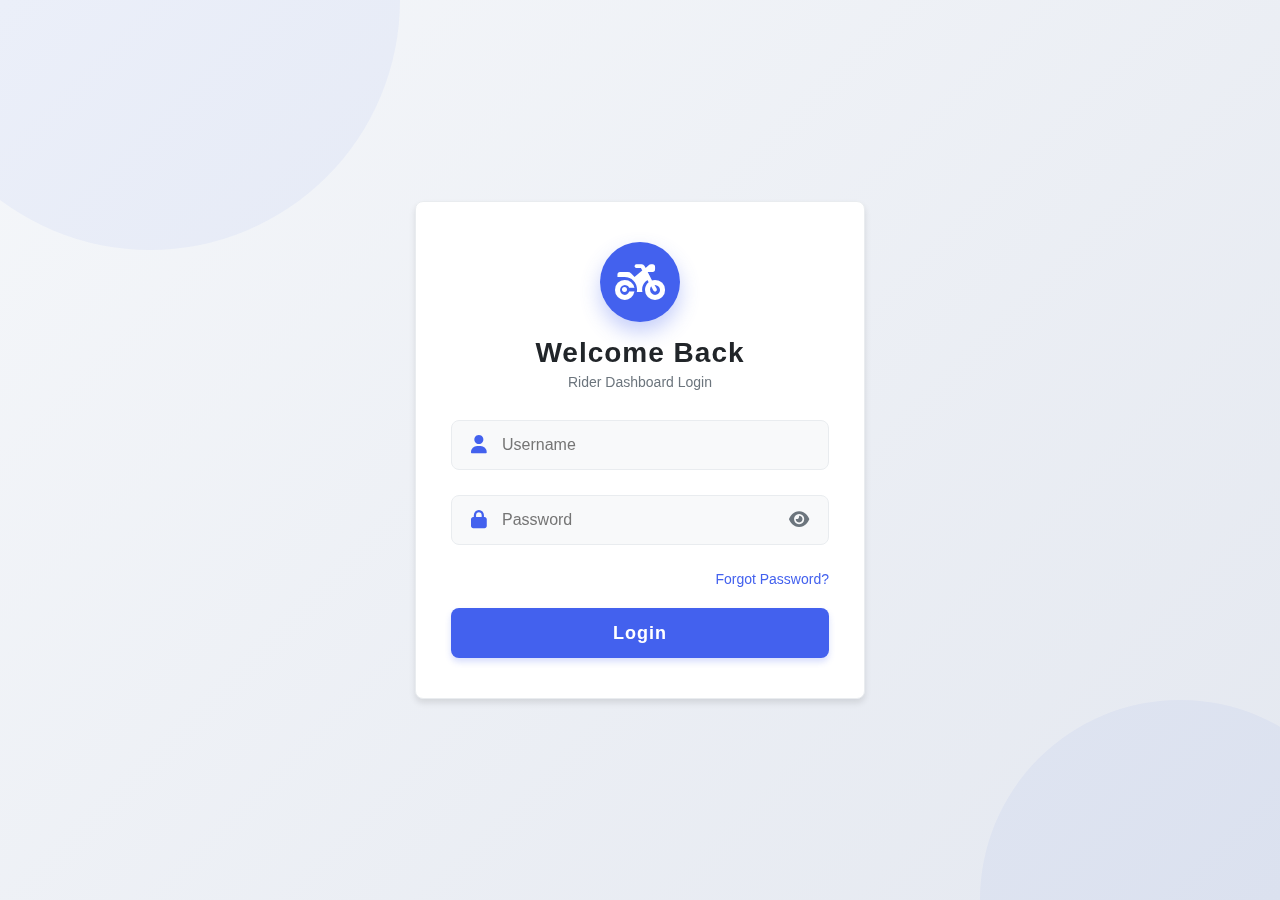
<file: frontend/index.html>
<!DOCTYPE html>
<html lang="en">

<head>
  <meta charset="UTF-8">
  <meta name="viewport" content="width=device-width, initial-scale=1.0">
  <title>Rider Login</title>
  <link rel="stylesheet" href="https://cdnjs.cloudflare.com/ajax/libs/font-awesome/6.4.0/css/all.min.css">
  <style>
    :root {
      --primary: #4361ee;
      --primary-dark: #3a56d4;
      --light: #f8f9fa;
      --dark: #212529;
      --gray: #6c757d;
      --light-gray: #e9ecef;
      --white: #ffffff;
      --border-radius: 8px;
      --box-shadow: 0 4px 6px rgba(0, 0, 0, 0.1);
      --transition: all 0.3s ease;
    }

    * {
      margin: 0;
      padding: 0;
      box-sizing: border-box;
      font-family: 'Segoe UI', Tahoma, Geneva, Verdana, sans-serif;
    }

    body {
      display: flex;
      justify-content: center;
      align-items: center;
      min-height: 100vh;
      background: linear-gradient(135deg, #f5f7fa 0%, #e4e8f0 100%);
      padding: 20px;
    }

    .background-shapes {
      position: fixed;
      top: 0;
      left: 0;
      width: 100%;
      height: 100%;
      z-index: -1;
    }

    .shape {
      position: absolute;
      border-radius: 50%;
      opacity: 0.05;
    }

    .shape-1 {
      width: 500px;
      height: 500px;
      background: var(--primary);
      top: -250px;
      left: -100px;
    }

    .shape-2 {
      width: 400px;
      height: 400px;
      background: var(--primary);
      bottom: -200px;
      right: -100px;
    }

    .container {
      width: 100%;
      max-width: 450px;
      perspective: 1000px;
    }

    .card {
      width: 100%;
      background: var(--white);
      border-radius: var(--border-radius);
      padding: 40px 35px;
      box-shadow: var(--box-shadow);
      border: 1px solid var(--light-gray);
      transform-style: preserve-3d;
      animation: cardEntrance 0.8s ease-out;
    }

    @keyframes cardEntrance {
      from {
        opacity: 0;
        transform: translateY(50px) rotateX(30deg);
      }

      to {
        opacity: 1;
        transform: translateY(0) rotateX(0);
      }
    }

    .logo {
      text-align: center;
      margin-bottom: 30px;
    }

    .logo i {
      font-size: 40px;
      color: var(--white);
      background: var(--primary);
      width: 80px;
      height: 80px;
      line-height: 80px;
      border-radius: 50%;
      box-shadow: 0 10px 20px rgba(67, 97, 238, 0.3);
    }

    .logo h1 {
      color: var(--dark);
      margin-top: 15px;
      font-weight: 600;
      font-size: 28px;
      letter-spacing: 1px;
    }

    .logo p {
      color: var(--gray);
      margin-top: 5px;
      font-size: 14px;
    }

    .input-group {
      position: relative;
      margin-bottom: 25px;
    }
/* Hide Edge's default eye icon */
    input::-ms-reveal {
      display: none;
    }

    /* Hide Chrome's default eye icon */
    input::-webkit-credentials-auto-fill-button {
      visibility: hidden;
      display: none !important;
      pointer-events: none;
      position: absolute;
      right: 0;
    }
    .input-group input {
      width: 100%;
      padding: 15px 50px;
      border: 1px solid var(--light-gray);
      background: var(--light);
      border-radius: var(--border-radius);
      outline: none;
      color: var(--dark);
      font-size: 16px;
      transition: var(--transition);
      height: 50px;
    }

    .input-group input:focus {
      border-color: var(--primary);
      box-shadow: 0 0 0 3px rgba(67, 97, 238, 0.2);
    }

    .input-icon {
      position: absolute;
      left: 20px;
      top: 50%;
      transform: translateY(-50%);
      color: var(--primary);
      font-size: 18px;
    }

    .toggle-password {
      position: absolute;
      right: 20px;
      top: 50%;
      transform: translateY(-50%);
      color: var(--gray);
      cursor: pointer;
      font-size: 18px;
      transition: var(--transition);
      border-radius: 50%;
      display: flex;
      align-items: center;
      justify-content: center;
    }

    .toggle-password:hover {
      background-color: rgba(67, 97, 238, 0.1);
      color: var(--primary);
    }

    button {
      width: 100%;
      padding: 15px;
      border: none;
      border-radius: var(--border-radius);
      background: var(--primary);
      color: var(--white);
      font-weight: 600;
      font-size: 18px;
      cursor: pointer;
      transition: var(--transition);
      box-shadow: 0 4px 6px rgba(67, 97, 238, 0.2);
      letter-spacing: 1px;
      height: 50px;
      display: flex;
      align-items: center;
      justify-content: center;
    }

    button:hover {
      transform: translateY(-3px);
      box-shadow: 0 8px 15px rgba(67, 97, 238, 0.3);
      background: var(--primary-dark);
    }

    .error {
      display: none;
      background: rgba(220, 53, 69, 0.1);
      color: #dc3545;
      padding: 12px;
      border-radius: var(--border-radius);
      margin-top: 20px;
      text-align: center;
      border: 1px solid rgba(220, 53, 69, 0.2);
      animation: shake 0.5s linear;
    }

    @keyframes shake {
      0%, 100% { transform: translateX(0); }
      20%, 60% { transform: translateX(-5px); }
      40%, 80% { transform: translateX(5px); }
    }

    .loader {
      display: none;
      width: 20px;
      height: 20px;
      border: 3px solid rgba(255,255,255,0.3);
      border-radius: 50%;
      border-top-color: var(--white);
      animation: spin 1s linear infinite;
      margin-left: 10px;
    }

    @keyframes spin { to { transform: rotate(360deg); } }

    .forgot-password { text-align: right; margin-bottom: 20px; }
    .forgot-password a { color: var(--primary); text-decoration: none; font-size: 14px; }
    .forgot-password a:hover { text-decoration: underline; }

    @media (max-width: 500px) {
      .card { padding: 30px 25px; }
      .logo h1 { font-size: 24px; }
      .input-group input { padding: 12px 45px; }
      .input-icon { left: 15px; }
      .toggle-password { right: 15px; }
    }
  </style>
</head>

<body>
  <div class="background-shapes">
    <div class="shape shape-1"></div>
    <div class="shape shape-2"></div>
  </div>

  <div class="container">
    <div class="card">
      <div class="logo">
        <i class="fas fa-motorcycle"></i>
        <h1>Welcome Back</h1>
        <p>Rider Dashboard Login</p>
      </div>

      <form id="loginForm">
        <div class="input-group">
          <span class="input-icon"><i class="fas fa-user"></i></span>
          <input type="text" id="username" placeholder="Username" required>
        </div>

        <div class="input-group">
          <span class="input-icon"><i class="fas fa-lock"></i></span>
          <input type="password" id="password" placeholder="Password" required>
          <span class="toggle-password" id="togglePassword"><i class="fas fa-eye"></i></span>
        </div>

        <div class="forgot-password">
          <a href="request-reset.html">Forgot Password?</a>
        </div>

        <button type="submit" id="loginBtn">
          <span id="btnText">Login</span>
          <div class="loader" id="loader"></div>
        </button>
      </form>

      <p id="errorMessage" class="error"></p>
    </div>
  </div>

  <script>
    document.addEventListener("DOMContentLoaded", () => {
      const loginForm = document.getElementById("loginForm");
      const errorMessage = document.getElementById("errorMessage");
      const togglePassword = document.getElementById("togglePassword");
      const passwordInput = document.getElementById("password");
      const loginBtn = document.getElementById("loginBtn");
      const btnText = document.getElementById("btnText");
      const loader = document.getElementById("loader");

      // Toggle password visibility
      togglePassword.addEventListener("click", () => {
        const type = passwordInput.type === "password" ? "text" : "password";
        passwordInput.type = type;
        togglePassword.innerHTML = type === "password" ? '<i class="fas fa-eye"></i>' : '<i class="fas fa-eye-slash"></i>';
      });

      // Handle login submit
      loginForm.addEventListener("submit", async (e) => {
        e.preventDefault();
        errorMessage.style.display = "none";

        btnText.style.display = "none";
        loader.style.display = "block";
        loginBtn.disabled = true;

        try {
          const formData = new URLSearchParams();
          formData.append("username", document.getElementById("username").value);
          formData.append("password", passwordInput.value);

          const res = await fetch("https://fastapi-test-beige.vercel.app/login", {
            method: "POST",
            headers: { "Content-Type": "application/x-www-form-urlencoded" },
            body: formData
          });

          const data = await res.json();
          if (!res.ok) throw new Error(data.detail || "Login failed");

          localStorage.setItem("access_token", data.access_token);
          localStorage.setItem("refresh_token", data.refresh_token);
          localStorage.setItem("username", document.getElementById("username").value);
          localStorage.setItem("role", data.role);

          window.location.href = "dashboard.html";
        } catch (err) {
          errorMessage.textContent = err.message || "Server not reachable";
          errorMessage.style.display = "block";
        } finally {
          btnText.style.display = "block";
          loader.style.display = "none";
          loginBtn.disabled = false;
        }
      });
    });
  </script>
</body>

</html>
</file>
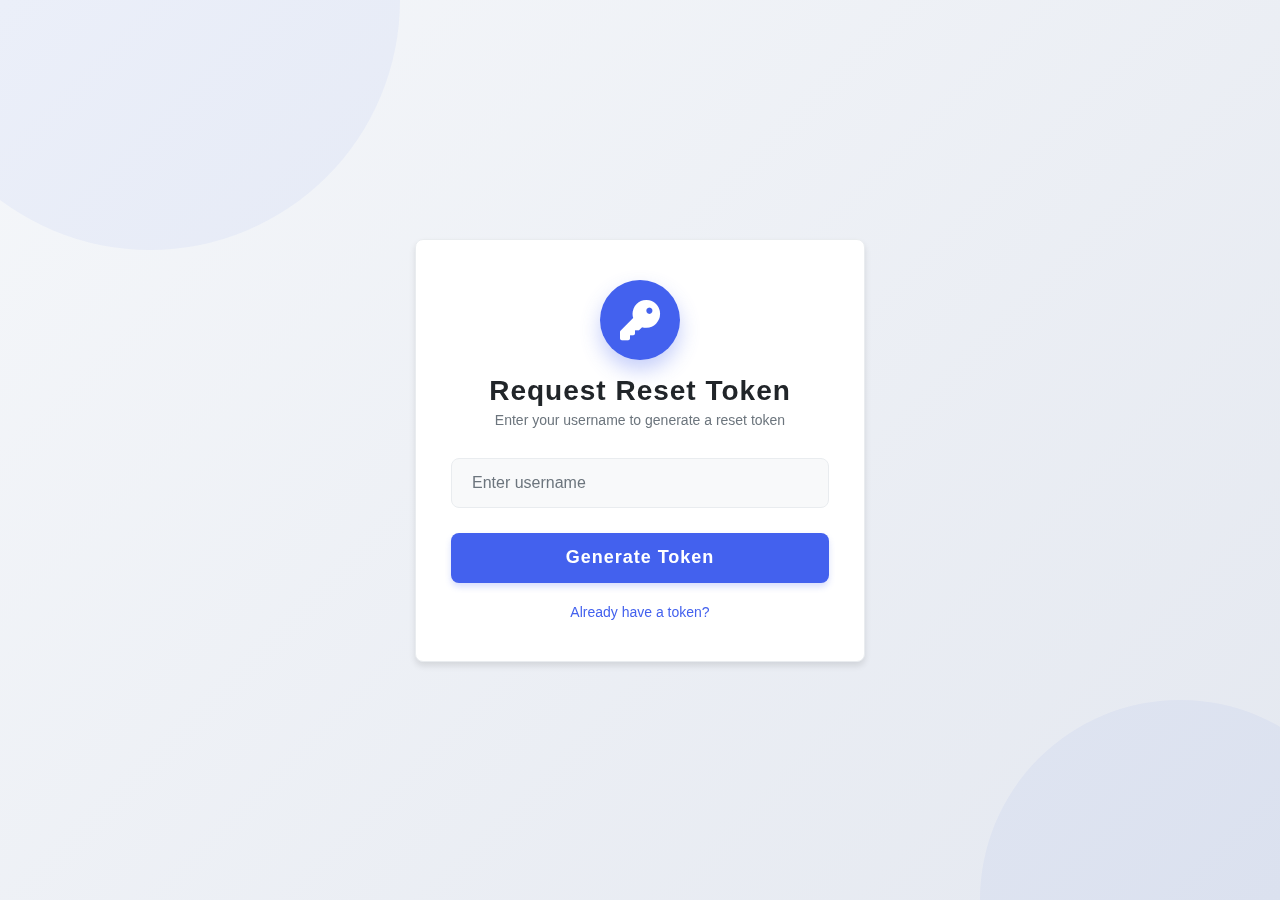
<file: frontend/request-reset.html>
<!DOCTYPE html>
<html lang="en">
<head>
  <meta charset="UTF-8">
  <meta name="viewport" content="width=device-width, initial-scale=1.0">
  <title>Request Reset Token</title>
  <link rel="stylesheet" href="https://cdnjs.cloudflare.com/ajax/libs/font-awesome/6.4.0/css/all.min.css">
  <style>
    /* Base Styles */
    :root {
      --primary: #4361ee;
      --primary-dark: #3a56d4;
      --secondary: #3f37c9;
      --light: #f8f9fa;
      --dark: #212529;
      --gray: #6c757d;
      --light-gray: #e9ecef;
      --white: #ffffff;
      --blue: #4361ee;
      --green: #4cc9f0;
      --border-radius: 8px;
      --box-shadow: 0 4px 6px rgba(0, 0, 0, 0.1);
      --transition: all 0.3s ease;
    }

    * {
      margin: 0;
      padding: 0;
      box-sizing: border-box;
      font-family: 'Segoe UI', Tahoma, Geneva, Verdana, sans-serif;
    }
    
    body {
      display: flex;
      justify-content: center;
      align-items: center;
      min-height: 100vh;
      background: linear-gradient(135deg, #f5f7fa 0%, #e4e8f0 100%);
      padding: 20px;
      overflow: hidden;
    }
    
    .background-shapes {
      position: fixed;
      top: 0;
      left: 0;
      width: 100%;
      height: 100%;
      z-index: -1;
    }
    
    .shape {
      position: absolute;
      border-radius: 50%;
      opacity: 0.05;
    }
    
    .shape-1 {
      width: 500px;
      height: 500px;
      background: var(--primary);
      top: -250px;
      left: -100px;
    }
    
    .shape-2 {
      width: 400px;
      height: 400px;
      background: var(--blue);
      bottom: -200px;
      right: -100px;
    }
    
    .container {
      width: 100%;
      max-width: 450px;
      perspective: 1000px;
    }
    
    .card {
      width: 100%;
      background: var(--white);
      border-radius: var(--border-radius);
      padding: 40px 35px;
      box-shadow: var(--box-shadow);
      border: 1px solid var(--light-gray);
      transform-style: preserve-3d;
      animation: cardEntrance 0.8s ease-out;
    }
    
    @keyframes cardEntrance {
      from {
        opacity: 0;
        transform: translateY(50px) rotateX(30deg);
      }
      to {
        opacity: 1;
        transform: translateY(0) rotateX(0);
      }
    }
    
    .logo {
      text-align: center;
      margin-bottom: 30px;
    }
    
    .logo i {
      font-size: 40px;
      color: var(--white);
      background: var(--primary);
      width: 80px;
      height: 80px;
      line-height: 80px;
      border-radius: 50%;
      box-shadow: 0 10px 20px rgba(67, 97, 238, 0.3);
    }
    
    .logo h1 {
      color: var(--dark);
      margin-top: 15px;
      font-weight: 600;
      font-size: 28px;
      letter-spacing: 1px;
    }
    
    .logo p {
      color: var(--gray);
      margin-top: 5px;
      font-size: 14px;
    }
    
    .input-group {
      position: relative;
      margin-bottom: 25px;
    }
    
    .input-group input {
      width: 100%;
      padding: 15px 20px;
      border: 1px solid var(--light-gray);
      background: var(--light);
      border-radius: var(--border-radius);
      outline: none;
      color: var(--dark);
      font-size: 16px;
      transition: var(--transition);
      height: 50px;
    }
    
    .input-group input::placeholder {
      color: var(--gray);
    }
    
    .input-group input:focus {
      border-color: var(--primary);
      box-shadow: 0 0 0 3px rgba(67, 97, 238, 0.2);
    }
    
    button {
      width: 100%;
      padding: 15px;
      border: none;
      border-radius: var(--border-radius);
      background: var(--primary);
      color: var(--white);
      font-weight: 600;
      font-size: 18px;
      cursor: pointer;
      transition: var(--transition);
      box-shadow: 0 4px 6px rgba(67, 97, 238, 0.2);
      letter-spacing: 1px;
      height: 50px;
      display: flex;
      align-items: center;
      justify-content: center;
    }
    
    button:hover {
      transform: translateY(-3px);
      box-shadow: 0 8px 15px rgba(67, 97, 238, 0.3);
      background: var(--primary-dark);
    }
    
    button:active {
      transform: translateY(0);
    }
    
    .btn-copy {
      width: auto;
      padding: 10px 20px;
      margin-top: 15px;
      background: var(--green);
      display: none;
    }
    
    .btn-copy:hover {
      background: #3bb4d8;
    }
    
    .message {
      padding: 12px;
      border-radius: var(--border-radius);
      margin-top: 20px;
      text-align: center;
      display: none;
    }
    
    .success {
      background: rgba(40, 167, 69, 0.1);
      color: #28a745;
      border: 1px solid rgba(40, 167, 69, 0.2);
    }
    
    .error {
      background: rgba(220, 53, 69, 0.1);
      color: #dc3545;
      border: 1px solid rgba(220, 53, 69, 0.2);
      animation: shake 0.5s linear;
    }
    
    @keyframes shake {
      0%, 100% {transform: translateX(0);}
      20%, 60% {transform: translateX(-5px);}
      40%, 80% {transform: translateX(5px);}
    }
    
    .loader {
      display: none;
      width: 20px;
      height: 20px;
      border: 3px solid rgba(255, 255, 255, 0.3);
      border-radius: 50%;
      border-top-color: var(--white);
      animation: spin 1s linear infinite;
    }
    
    @keyframes spin {
      to { transform: rotate(360deg); }
    }
    
    .link-text {
      text-align: center;
      margin-top: 20px;
    }
    
    .link-text a {
      color: var(--primary);
      text-decoration: none;
      font-size: 14px;
      transition: var(--transition);
    }
    
    .link-text a:hover {
      text-decoration: underline;
    }
    
    /* Responsive design */
    @media (max-width: 500px) {
      .card {
        padding: 30px 25px;
      }
      
      .logo h1 {
        font-size: 24px;
      }
    }
  </style>
</head>
<body>
  <div class="background-shapes">
    <div class="shape shape-1"></div>
    <div class="shape shape-2"></div>
  </div>
  
  <div class="container">
    <div class="card">
      <div class="logo">
        <i class="fas fa-key"></i>
        <h1>Request Reset Token</h1>
        <p>Enter your username to generate a reset token</p>
      </div>
      
      <form id="requestForm">
        <div class="input-group">
          <input type="text" id="username" placeholder="Enter username" required />
        </div>
        
        <button type="submit" id="requestBtn">
          <span id="btnText">Generate Token</span>
          <div class="loader" id="loader"></div>
        </button>
      </form>
      
      <button id="copyBtn" class="btn-copy">
        <i class="fas fa-copy"></i> Copy Reset Token
      </button>
      
      <p id="message" class="message"></p>
      
      <div class="link-text">
        <a href="reset.html">Already have a token?</a>
      </div>
    </div>
  </div>

  <script>
    document.addEventListener("DOMContentLoaded", () => {
      const requestForm = document.getElementById("requestForm");
      const message = document.getElementById("message");
      const requestBtn = document.getElementById("requestBtn");
      const copyBtn = document.getElementById("copyBtn");
      const btnText = document.getElementById("btnText");
      const loader = document.getElementById("loader");
      let resetToken = '';
      
      requestForm.addEventListener("submit", async (e) => {
        e.preventDefault();
        const username = document.getElementById("username").value.trim();
        
        // Show loading state
        btnText.style.display = 'none';
        loader.style.display = 'block';
        requestBtn.disabled = true;
        
        try {
          const res = await fetch("http://127.0.0.1:8000/generate-reset-token", {
            method: "POST",
            headers: { "Content-Type": "application/json" },
            body: JSON.stringify({ username })
          });

          const data = await res.json();

          if (!res.ok) {
            message.textContent = data.detail || "Request failed";
            message.className = "message error";
            message.style.display = "block";
            return;
          }

          // Store the token but don't display it
          resetToken = data.reset_token;
          
          // Show success message and copy button
          message.textContent = "✅ Reset token generated successfully! Click the button below to copy it.";
          message.className = "message success";
          message.style.display = "block";
          
          // Show the copy button
          copyBtn.style.display = "flex";
          copyBtn.style.margin = "15px auto 0";

        } catch (err) {
          message.textContent = "Server error";
          message.className = "message error";
          message.style.display = "block";
        } finally {
          // Reset button state
          btnText.style.display = 'block';
          loader.style.display = 'none';
          requestBtn.disabled = false;
        }
      });
      
      // Copy token to clipboard
      copyBtn.addEventListener("click", () => {
        navigator.clipboard.writeText(resetToken).then(() => {
          // Show confirmation
          const originalText = copyBtn.innerHTML;
          copyBtn.innerHTML = '<i class="fas fa-check"></i> Copied!';
          copyBtn.style.background = "#28a745";
          
          // Revert after 2 seconds
          setTimeout(() => {
            copyBtn.innerHTML = originalText;
            copyBtn.style.background = "";
          }, 2000);
        }).catch(err => {
          alert("Failed to copy token: " + err);
        });
      });
    });
  </script>
</body>
</html>
</file>
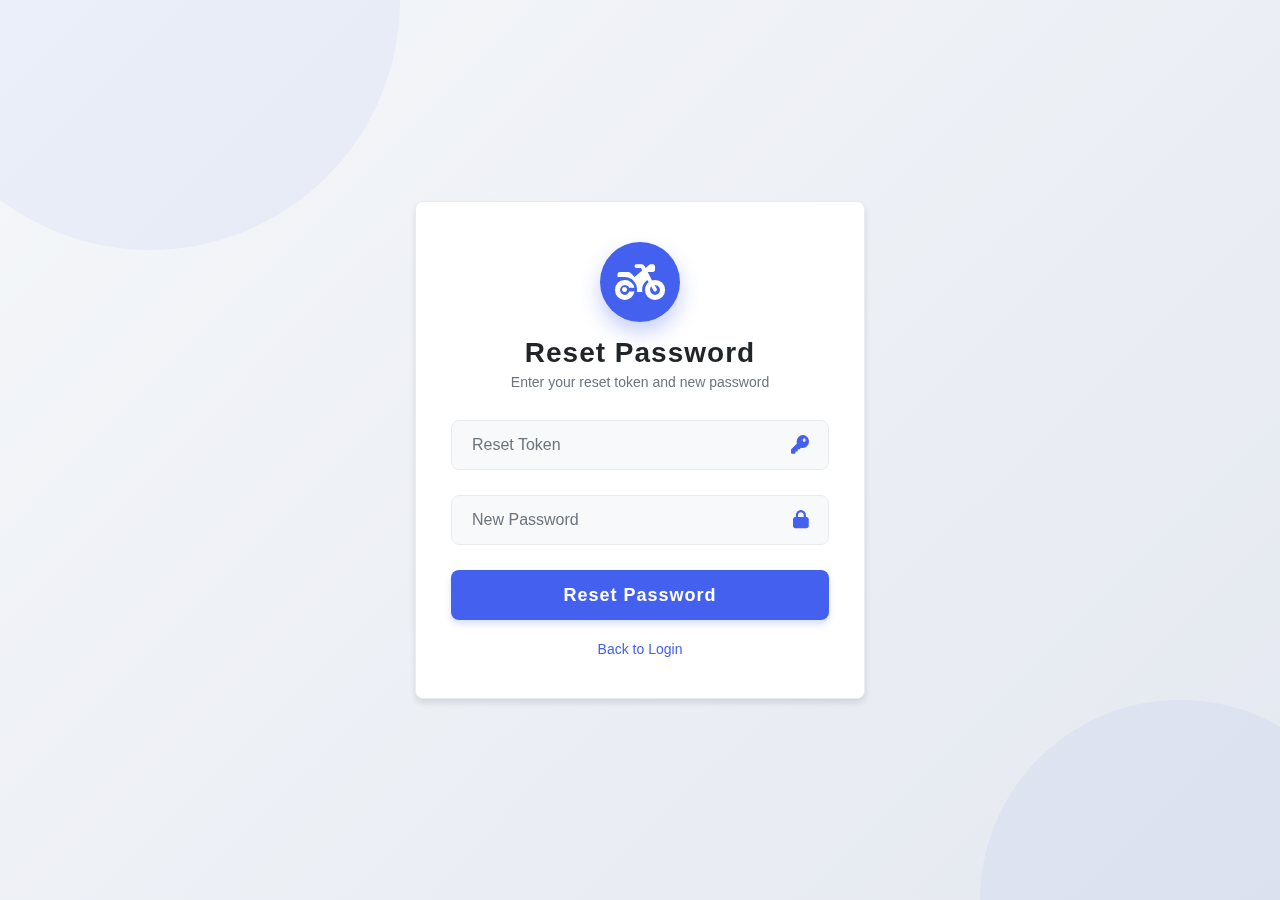
<file: frontend/reset.html>
<!DOCTYPE html>
<html lang="en">

<head>
  <meta charset="UTF-8">
  <meta name="viewport" content="width=device-width, initial-scale=1.0">
  <title>Reset Password</title>
  <link rel="stylesheet" href="https://cdnjs.cloudflare.com/ajax/libs/font-awesome/6.4.0/css/all.min.css">
  <style>
    /* Base Styles */
    :root {
      --primary: #4361ee;
      --primary-dark: #3a56d4;
      --secondary: #3f37c9;
      --light: #f8f9fa;
      --dark: #212529;
      --gray: #6c757d;
      --light-gray: #e9ecef;
      --white: #ffffff;
      --blue: #4361ee;
      --green: #4cc9f0;
      --border-radius: 8px;
      --box-shadow: 0 4px 6px rgba(0, 0, 0, 0.1);
      --transition: all 0.3s ease;
    }

    * {
      margin: 0;
      padding: 0;
      box-sizing: border-box;
      font-family: 'Segoe UI', Tahoma, Geneva, Verdana, sans-serif;
    }

    body {
      display: flex;
      justify-content: center;
      align-items: center;
      min-height: 100vh;
      background: linear-gradient(135deg, #f5f7fa 0%, #e4e8f0 100%);
      padding: 20px;
      overflow: hidden;
    }

    .background-shapes {
      position: fixed;
      top: 0;
      left: 0;
      width: 100%;
      height: 100%;
      z-index: -1;
    }

    .shape {
      position: absolute;
      border-radius: 50%;
      opacity: 0.05;
    }

    .shape-1 {
      width: 500px;
      height: 500px;
      background: var(--primary);
      top: -250px;
      left: -100px;
    }

    .shape-2 {
      width: 400px;
      height: 400px;
      background: var(--blue);
      bottom: -200px;
      right: -100px;
    }

    .container {
      width: 100%;
      max-width: 450px;
      perspective: 1000px;
    }

    .card {
      width: 100%;
      background: var(--white);
      border-radius: var(--border-radius);
      padding: 40px 35px;
      box-shadow: var(--box-shadow);
      border: 1px solid var(--light-gray);
      transform-style: preserve-3d;
      animation: cardEntrance 0.8s ease-out;
    }

    @keyframes cardEntrance {
      from {
        opacity: 0;
        transform: translateY(50px) rotateX(30deg);
      }

      to {
        opacity: 1;
        transform: translateY(0) rotateX(0);
      }
    }

    .logo {
      text-align: center;
      margin-bottom: 30px;
    }

    .logo i {
      font-size: 40px;
      color: var(--white);
      background: var(--primary);
      width: 80px;
      height: 80px;
      line-height: 80px;
      border-radius: 50%;
      box-shadow: 0 10px 20px rgba(67, 97, 238, 0.3);
    }

    .logo h1 {
      color: var(--dark);
      margin-top: 15px;
      font-weight: 600;
      font-size: 28px;
      letter-spacing: 1px;
    }

    .logo p {
      color: var(--gray);
      margin-top: 5px;
      font-size: 14px;
    }

    .input-group {
      position: relative;
      margin-bottom: 25px;
    }

    .input-group input {
      width: 100%;
      padding: 15px 50px 15px 20px;
      border: 1px solid var(--light-gray);
      background: var(--light);
      border-radius: var(--border-radius);
      outline: none;
      color: var(--dark);
      font-size: 16px;
      transition: var(--transition);
      height: 50px;
    }

    .input-group input::placeholder {
      color: var(--gray);
    }

    .input-group input:focus {
      border-color: var(--primary);
      box-shadow: 0 0 0 3px rgba(67, 97, 238, 0.2);
    }

    .input-group .input-icon {
      position: absolute;
      right: 20px;
      top: 50%;
      transform: translateY(-50%);
      color: var(--primary);
      font-size: 18px;
    }

    button {
      width: 100%;
      padding: 15px;
      border: none;
      border-radius: var(--border-radius);
      background: var(--primary);
      color: var(--white);
      font-weight: 600;
      font-size: 18px;
      cursor: pointer;
      transition: var(--transition);
      box-shadow: 0 4px 6px rgba(67, 97, 238, 0.2);
      letter-spacing: 1px;
      height: 50px;
      display: flex;
      align-items: center;
      justify-content: center;
    }

    button:hover {
      transform: translateY(-3px);
      box-shadow: 0 8px 15px rgba(67, 97, 238, 0.3);
      background: var(--primary-dark);
    }

    button:active {
      transform: translateY(0);
    }

    .message {
      padding: 12px;
      border-radius: var(--border-radius);
      margin-top: 20px;
      text-align: center;
      display: none;
    }

    .success {
      background: rgba(40, 167, 69, 0.1);
      color: #28a745;
      border: 1px solid rgba(40, 167, 69, 0.2);
    }

    .error {
      background: rgba(220, 53, 69, 0.1);
      color: #dc3545;
      border: 1px solid rgba(220, 53, 69, 0.2);
      animation: shake 0.5s linear;
    }

    @keyframes shake {

      0%,
      100% {
        transform: translateX(0);
      }

      20%,
      60% {
        transform: translateX(-5px);
      }

      40%,
      80% {
        transform: translateX(5px);
      }
    }

    .loader {
      display: none;
      width: 20px;
      height: 20px;
      border: 3px solid rgba(255, 255, 255, 0.3);
      border-radius: 50%;
      border-top-color: var(--white);
      animation: spin 1s linear infinite;
    }

    @keyframes spin {
      to {
        transform: rotate(360deg);
      }
    }

    .back-to-login {
      text-align: center;
      margin-top: 20px;
    }

    .back-to-login a {
      color: var(--primary);
      text-decoration: none;
      font-size: 14px;
      transition: var(--transition);
    }

    .back-to-login a:hover {
      text-decoration: underline;
    }

    /* Responsive design */
    @media (max-width: 500px) {
      .card {
        padding: 30px 25px;
      }

      .logo h1 {
        font-size: 24px;
      }

      .input-group input {
        padding: 12px 45px 12px 15px;
      }

      .input-group .input-icon {
        right: 15px;
      }
    }
  </style>
</head>

<body>
  <div class="background-shapes">
    <div class="shape shape-1"></div>
    <div class="shape shape-2"></div>
  </div>

  <div class="container">
    <div class="card">
      <div class="logo">
        <i class="fas fa-motorcycle"></i>
        <h1>Reset Password</h1>
        <p>Enter your reset token and new password</p>
      </div>

      <form id="resetForm">
        <div class="input-group">
          <input type="text" id="token" placeholder="Reset Token" required>
          <span class="input-icon"><i class="fas fa-key"></i></span>
        </div>

        <div class="input-group">
          <input type="password" id="newPassword" placeholder="New Password" required>
          <span class="input-icon"><i class="fas fa-lock"></i></span>
        </div>

        <button type="submit" id="resetBtn">
          <span id="btnText">Reset Password</span>
          <div class="loader" id="loader"></div>
        </button>
      </form>

      <p id="message" class="message"></p>

      <div class="back-to-login">
        <a href="index.html">Back to Login</a>
      </div>
    </div>
  </div>

  <script>
    document.addEventListener("DOMContentLoaded", () => {
      const resetForm = document.getElementById("resetForm");
      const message = document.getElementById("message");
      const resetBtn = document.getElementById("resetBtn");
      const btnText = document.getElementById("btnText");
      const loader = document.getElementById("loader");

      resetForm.addEventListener("submit", async (e) => {
        e.preventDefault();
        const token = document.getElementById("token").value.trim();
        const newPassword = document.getElementById("newPassword").value.trim();

        // Show loading state
        btnText.style.display = 'none';
        loader.style.display = 'block';
        resetBtn.disabled = true;

        try {
          const res = await fetch("https://rider-backend-prod.vercel.app/reset-password", {
            method: "POST",
            headers: { "Content-Type": "application/json" },
            body: JSON.stringify({ token, new_password: newPassword })
          });

          const data = await res.json();
          if (!res.ok) {
            message.textContent = data.detail || "Reset failed";
            message.className = "message error";
            message.style.display = "block";
            return;
          }

          message.textContent = data.message || "Password reset successful";
          message.className = "message success";
          message.style.display = "block";

          setTimeout(() => { window.location.href = "index.html"; }, 2000);
        } catch (err) {
          message.textContent = "Server error";
          message.className = "message error";
          message.style.display = "block";
        } finally {
          // Reset button state
          btnText.style.display = 'block';
          loader.style.display = 'none';
          resetBtn.disabled = false;
        }
      });
    });
  </script>
</body>


</html>
</file>
